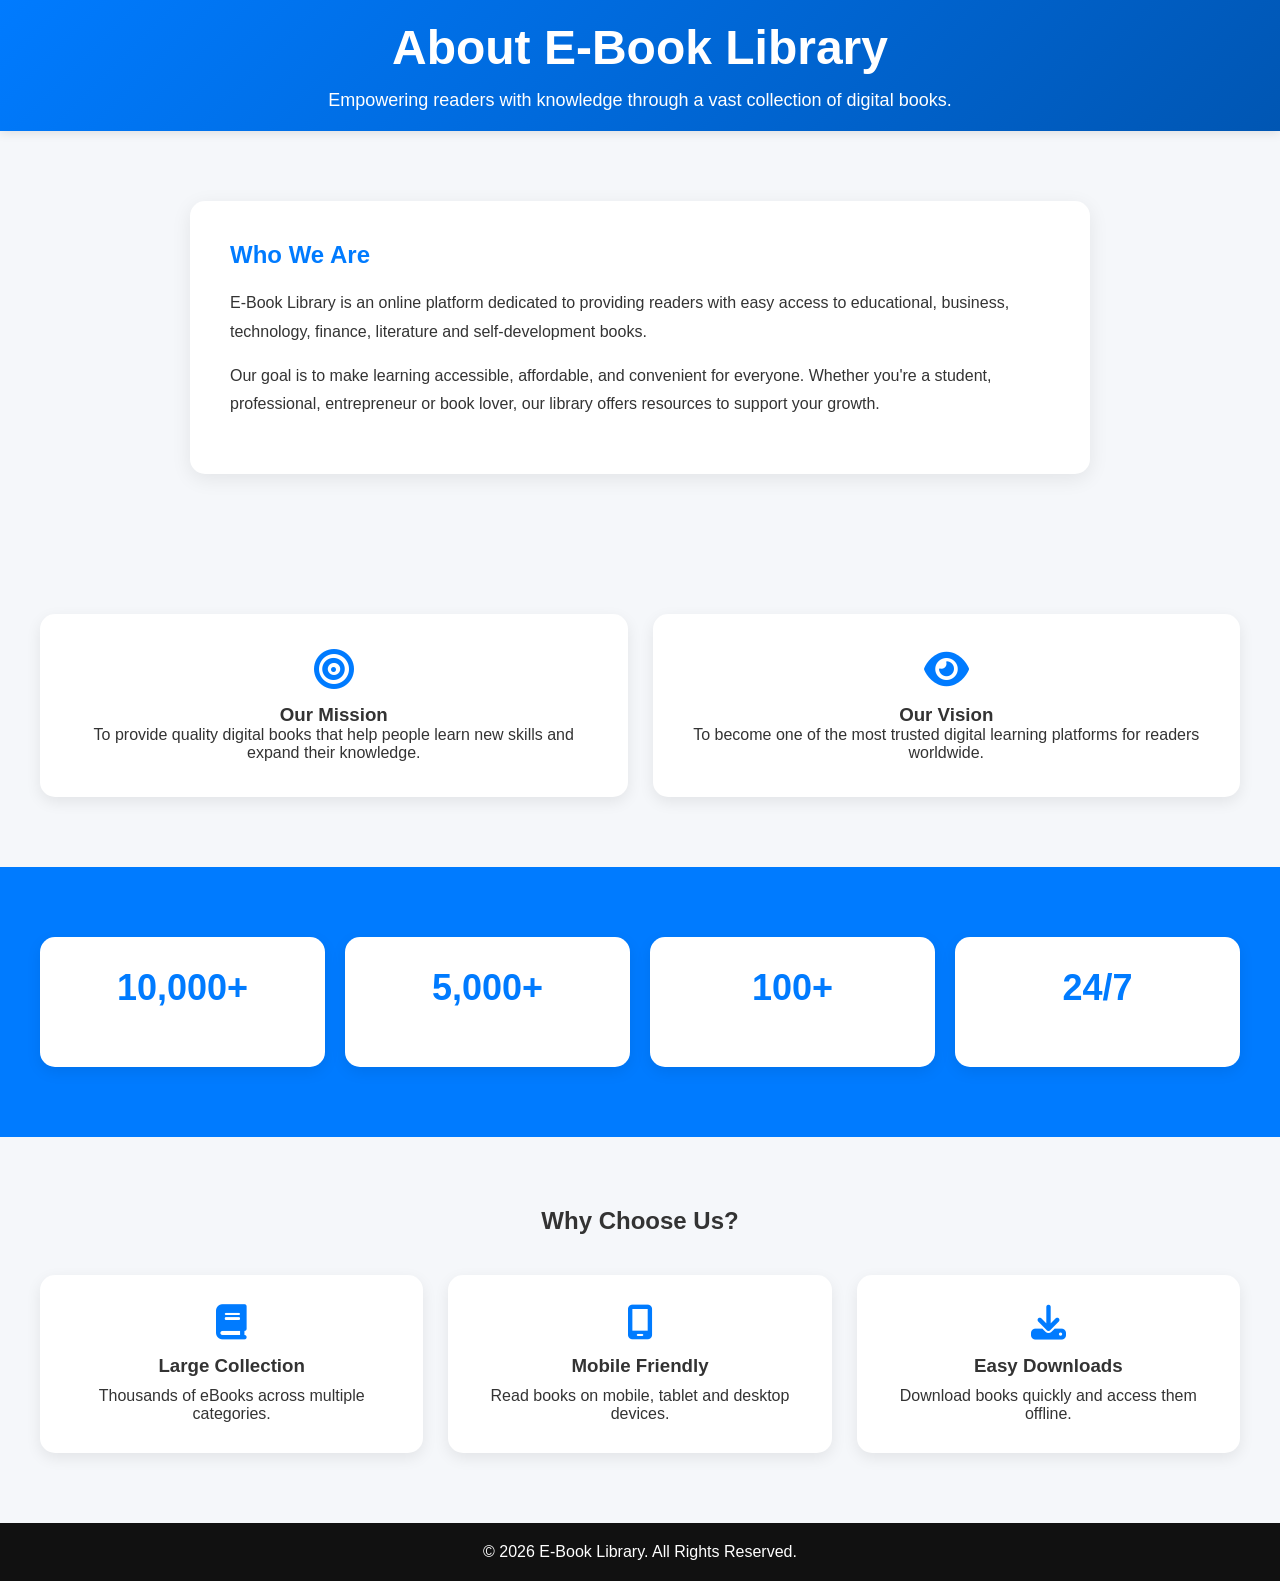
<file: about.html>
<!DOCTYPE html>
<html lang="en">

<head>
    <meta charset="UTF-8">
    <meta name="viewport" content="width=device-width, initial-scale=1.0">
    <title>About Us - E-Book Library</title>

    <link rel="stylesheet" href="style.css">

    <link rel="stylesheet" href="https://cdnjs.cloudflare.com/ajax/libs/font-awesome/6.5.1/css/all.min.css">
</head>

<body>

    <!-- About Header -->
    <header class="about-header">

        <div class="container">

            <h1>About E-Book Library</h1>

            <p>
                Empowering readers with knowledge through a vast
                collection of digital books.
            </p>

        </div>

    </header>

    <!-- About Section -->
    <section class="about-section">

        <div class="container">

            <div class="about-content">

                <h2>Who We Are</h2>

                <p>
                    E-Book Library is an online platform dedicated to
                    providing readers with easy access to educational,
                    business, technology, finance, literature and
                    self-development books.
                </p>

                <p>
                    Our goal is to make learning accessible, affordable,
                    and convenient for everyone. Whether you're a student,
                    professional, entrepreneur or book lover, our library
                    offers resources to support your growth.
                </p>

            </div>

        </div>

    </section>

    <!-- Mission & Vision -->
    <section class="mission-section">

        <div class="container mission-grid">

            <div class="mission-card">
                <i class="fas fa-bullseye"></i>
                <h3>Our Mission</h3>
                <p>
                    To provide quality digital books that help people
                    learn new skills and expand their knowledge.
                </p>
            </div>

            <div class="mission-card">
                <i class="fas fa-eye"></i>
                <h3>Our Vision</h3>
                <p>
                    To become one of the most trusted digital learning
                    platforms for readers worldwide.
                </p>
            </div>

        </div>

    </section>

    <!-- Statistics -->
    <section class="about-stats">

        <div class="container stats-grid">

            <div class="stat-box">
                <h2>10,000+</h2>
                <p>Books Available</p>
            </div>

            <div class="stat-box">
                <h2>5,000+</h2>
                <p>Active Readers</p>
            </div>

            <div class="stat-box">
                <h2>100+</h2>
                <p>Categories</p>
            </div>

            <div class="stat-box">
                <h2>24/7</h2>
                <p>Access Anytime</p>
            </div>

        </div>

    </section>

    <!-- Why Choose Us -->
    <section class="features-section">

        <div class="container">

            <h2>Why Choose Us?</h2>

            <div class="features-grid">

                <div class="feature-card">
                    <i class="fas fa-book"></i>
                    <h3>Large Collection</h3>
                    <p>Thousands of eBooks across multiple categories.</p>
                </div>

                <div class="feature-card">
                    <i class="fas fa-mobile-screen"></i>
                    <h3>Mobile Friendly</h3>
                    <p>Read books on mobile, tablet and desktop devices.</p>
                </div>

                <div class="feature-card">
                    <i class="fas fa-download"></i>
                    <h3>Easy Downloads</h3>
                    <p>Download books quickly and access them offline.</p>
                </div>

            </div>

        </div>

    </section>

    <!-- Footer -->
    <footer>

        <p>
            © 2026 E-Book Library. All Rights Reserved.
        </p>

    </footer>
    <script src="script.js"></script>

</body>

</html>
</file>
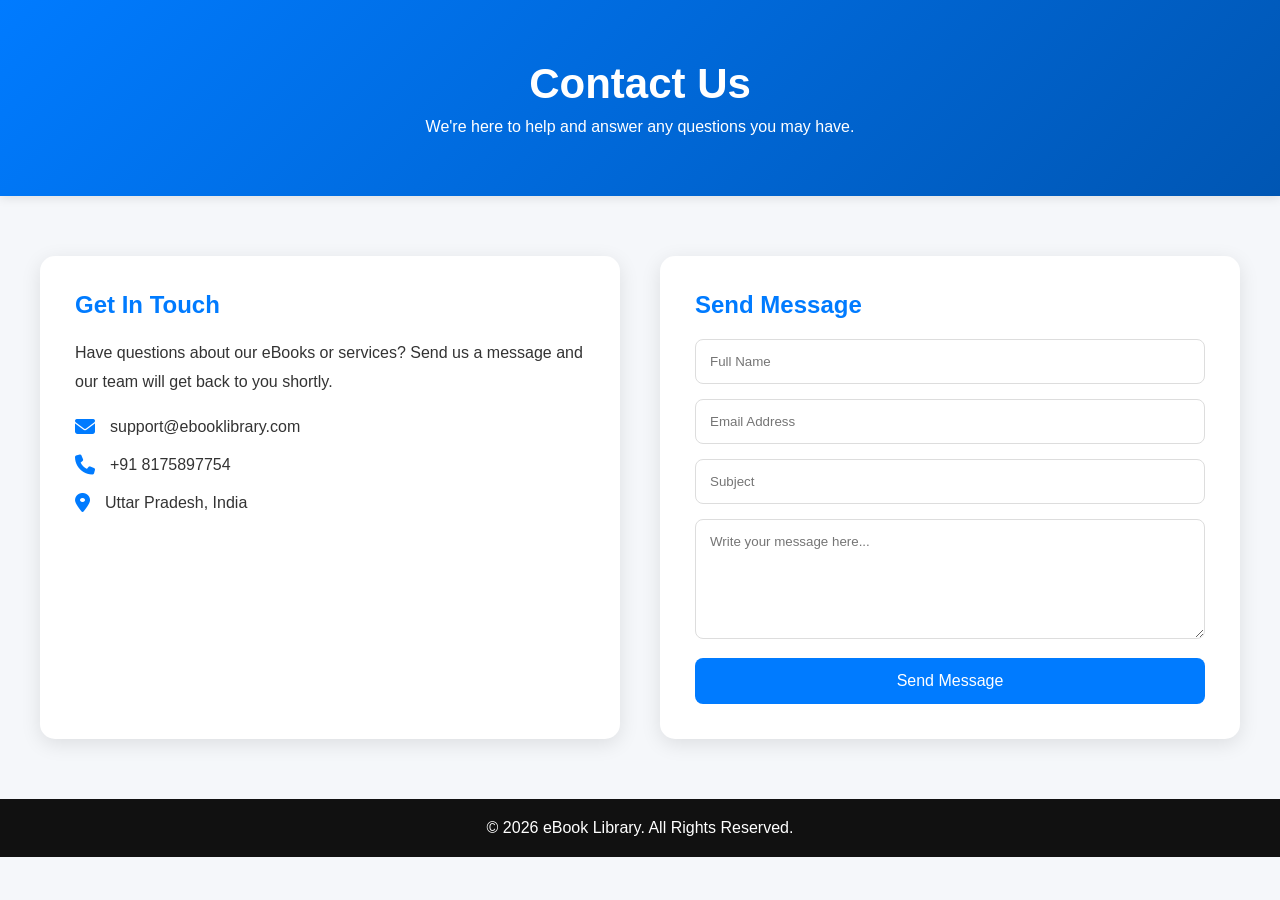
<file: contact.html>
<!DOCTYPE html>
<html lang="en">

<head>
    <meta charset="UTF-8">
    <meta name="viewport" content="width=device-width, initial-scale=1.0">
    <title>Contact Us - eBook Library</title>

    <link rel="stylesheet" href="style.css">

    <!-- Font Awesome Icons -->
    <link rel="stylesheet" href="https://cdnjs.cloudflare.com/ajax/libs/font-awesome/6.5.1/css/all.min.css">
</head>

<body>

    <!-- Header -->
    <header class="contact-header">
        <div class="container">
            <h1>Contact Us</h1>
            <p>We're here to help and answer any questions you may have.</p>
        </div>
    </header>

    <!-- Contact Section -->
    <section class="contact-section">
        <div class="container contact-container">

            <!-- Left Side -->
            <div class="contact-info">

                <h2>Get In Touch</h2>

                <p>
                    Have questions about our eBooks or services?
                    Send us a message and our team will get back to you shortly.
                </p>

                <div class="info-box">
                    <i class="fas fa-envelope"></i>
                    <span>support@ebooklibrary.com</span>
                </div>

                <div class="info-box">
                    <i class="fas fa-phone"></i>
                    <span>+91 8175897754</span>
                </div>

                <div class="info-box">
                    <i class="fas fa-location-dot"></i>
                    <span>Uttar Pradesh, India</span>
                </div>

            </div>

            <!-- Right Side -->
            <div class="contact-form">

                <h2>Send Message</h2>

                <form>

                    <input type="text" placeholder="Full Name" required>

                    <input type="email" placeholder="Email Address" required>

                    <input type="text" placeholder="Subject">

                    <textarea rows="6" placeholder="Write your message here..." required></textarea>

                    <button type="submit">Send Message</button>

                </form>

            </div>

        </div>
    </section>

    <!-- Footer -->
    <footer>
        <p>&copy; 2026 eBook Library. All Rights Reserved.</p>
    </footer>
    <script src="script.js"></script>

</body>

</html>
</file>
<file: style.css>
* {
    margin: 0;
    padding: 0;
    box-sizing: border-box;
    font-family: 'Segoe UI', sans-serif;
}

body {
    background: #f5f7fa;
    color: #333;
}

/* Navbar */

header {
    background: #fff;
    box-shadow: 0 2px 10px rgba(0, 0, 0, 0.1);
    position: sticky;
    top: 0;
    z-index: 1000;
}

.navbar {
    max-width: 1200px;
    margin: auto;
    padding: 18px 20px;
    display: flex;
    justify-content: space-between;
    align-items: center;
}

.logo {
    font-size: 24px;
    font-weight: bold;
    color: #007bff;
}

.nav-links {
    display: flex;
    list-style: none;
}

.nav-links li {
    margin-left: 25px;
}

.nav-links a {
    text-decoration: none;
    color: #333;
    font-weight: 500;
    transition: .3s;
}

.nav-links a:hover,
.nav-links .active {
    color: #007bff;
}

/* Hero */

.hero {
    height: 90vh;
    background: linear-gradient(rgba(0, 0, 0, .5),
            rgba(0, 0, 0, .5)),
        url("../images/library-bg.jpg");
    background-size: cover;
    background-position: center;
    display: flex;
    justify-content: center;
    align-items: center;
    text-align: center;
    color: white;
    padding: 20px;
}

.hero-content h1 {
    font-size: 55px;
    margin-bottom: 20px;
}

.hero-content p {
    font-size: 20px;
    margin-bottom: 30px;
}

/* Button */

.btn {
    display: inline-block;
    background: #007bff;
    color: white;
    text-decoration: none;
    padding: 12px 28px;
    border-radius: 8px;
    transition: .3s;
}

.btn:hover {
    background: #0056b3;
}

/* Stats */

.stats {
    max-width: 1200px;
    margin: 60px auto;
    display: grid;
    grid-template-columns: repeat(auto-fit, minmax(200px, 1fr));
    gap: 20px;
    padding: 0 20px;
}

.stat-box {
    background: #fff;
    text-align: center;
    padding: 30px;
    border-radius: 15px;
    box-shadow: 0 5px 15px rgba(0, 0, 0, .08);
}

.stat-box h2 {
    color: #007bff;
    margin-bottom: 10px;
}

/* Featured */

.featured {
    padding: 70px 20px;
    text-align: center;
}

.featured h2 {
    margin-bottom: 40px;
    font-size: 36px;
}

.books-grid {
    max-width: 1200px;
    margin: auto;
    display: grid;
    grid-template-columns: repeat(auto-fit, minmax(280px, 1fr));
    gap: 25px;
}

.book-card {
    background: white;
    border-radius: 15px;
    overflow: hidden;
    box-shadow: 0 5px 15px rgba(0, 0, 0, .1);
    transition: .3s;
}

.book-card:hover {
    transform: translateY(-8px);
}

.book-card img {
    width: 100%;
    height: 300px;
    object-fit: cover;
}

.book-info {
    padding: 20px;
}

.book-info h3 {
    margin-bottom: 10px;
}

.book-info p {
    margin-bottom: 20px;
    color: #666;
}

/* CTA */

.cta {
    background: #007bff;
    color: white;
    text-align: center;
    padding: 80px 20px;
}

.cta h2 {
    margin-bottom: 15px;
    font-size: 38px;
}

.cta p {
    margin-bottom: 25px;
}

/* Footer */

footer {
    background: #111;
    color: white;
    text-align: center;
    padding: 40px 20px;
}

.social {
    margin: 20px 0;
}

.social a {
    color: white;
    font-size: 22px;
    margin: 0 10px;
}

.copyright {
    margin-top: 15px;
    color: #bbb;
}

/* Responsive */

@media(max-width:768px) {

    .navbar {
        flex-direction: column;
    }

    .nav-links {
        margin-top: 15px;
    }

    .hero-content h1 {
        font-size: 36px;
    }

    .hero-content p {
        font-size: 16px;
    }
}

/* Books Page */

.books-header {
    background: linear-gradient(135deg, #007bff, #0056b3);
    color: white;
    text-align: center;
    padding: 60px 20px;
}

.books-header h1 {
    font-size: 40px;
    margin-bottom: 10px;
}

.search-section {
    padding: 30px 20px;
    background: #fff;
}

.search-section input {
    width: 100%;
    max-width: 600px;
    display: block;
    margin: auto;
    padding: 14px;
    border: 1px solid #ddd;
    border-radius: 50px;
    font-size: 16px;
}

.books-section {
    padding: 50px 20px;
    background: #f5f7fa;
}

.books-grid {
    display: grid;
    grid-template-columns: repeat(auto-fit, minmax(260px, 1fr));
    gap: 25px;
}

.book-card {
    background: #fff;
    border-radius: 15px;
    overflow: hidden;
    box-shadow: 0 5px 15px rgba(0, 0, 0, .1);
    transition: .3s;
}

.book-card:hover {
    transform: translateY(-8px);
}

.book-card img {
    width: 100%;
    height: 300px;
    object-fit: cover;
}

.book-info {
    padding: 20px;
}

.category {
    background: #007bff;
    color: white;
    padding: 5px 12px;
    border-radius: 20px;
    font-size: 12px;
}

.book-info h3 {
    margin: 15px 0 10px;
}

.book-info p {
    color: #666;
    margin-bottom: 15px;
}

.rating {
    margin-bottom: 15px;
}

.btn {
    display: inline-block;
    text-decoration: none;
    background: #007bff;
    color: white;
    padding: 10px 18px;
    border-radius: 8px;
    transition: .3s;
}

.btn:hover {
    background: #0056b3;
}

footer {
    background: #111;
    color: white;
    text-align: center;
    padding: 20px;
}

/* BOOK DETAILS PAGE */

.book-header {
    background: linear-gradient(135deg, #007bff, #0056b3);
    color: white;
    text-align: center;
    padding: 60px 20px;
}

.book-details {
    padding: 60px 20px;
    background: #f5f7fa;
}

.book-container {
    max-width: 1200px;
    margin: auto;
    display: flex;
    gap: 40px;
    flex-wrap: wrap;
    background: white;
    padding: 30px;
    border-radius: 15px;
    box-shadow: 0 5px 20px rgba(0, 0, 0, .1);
}

.book-image {
    flex: 1;
    min-width: 300px;
}

.book-image img {
    width: 100%;
    border-radius: 12px;
}

.book-content {
    flex: 2;
}

.book-category {
    background: #007bff;
    color: white;
    padding: 6px 14px;
    border-radius: 20px;
    font-size: 13px;
}

.book-content h2 {
    margin: 20px 0;
    font-size: 36px;
}

.author {
    color: #666;
    margin-bottom: 15px;
}

.rating {
    color: #f39c12;
    margin-bottom: 20px;
    font-size: 18px;
}

.description {
    line-height: 1.8;
    margin-bottom: 25px;
    color: #555;
}

.book-meta p {
    margin-bottom: 10px;
}

.buttons {
    margin-top: 25px;
}

.btn {
    display: inline-block;
    padding: 12px 22px;
    background: #007bff;
    color: white;
    text-decoration: none;
    border-radius: 8px;
    margin-right: 10px;
    transition: .3s;
}

.btn:hover {
    background: #0056b3;
}

.download-btn {
    background: #28a745;
}

.download-btn:hover {
    background: #218838;
}

/* Related Books */

.related-books {
    padding: 60px 20px;
    text-align: center;
}

.related-books h2 {
    margin-bottom: 40px;
}

.books-grid {
    max-width: 1200px;
    margin: auto;
    display: grid;
    grid-template-columns: repeat(auto-fit, minmax(250px, 1fr));
    gap: 25px;
}

.book-card {
    background: white;
    padding: 15px;
    border-radius: 15px;
    box-shadow: 0 5px 15px rgba(0, 0, 0, .1);
}

.book-card img {
    width: 100%;
    height: 300px;
    object-fit: cover;
    border-radius: 10px;
}

.book-card h3 {
    margin: 15px 0;
}

/* Responsive */

@media(max-width:768px) {

    .book-container {
        flex-direction: column;
    }

    .book-content h2 {
        font-size: 28px;
    }

    .buttons .btn {
        display: block;
        margin-bottom: 10px;
        text-align: center;
    }
}

/* ABOUT PAGE */

.about-header {
    background: linear-gradient(135deg, #007bff, #0056b3);
    color: white;
    text-align: center;
    padding: 20px;
}

.about-header h1 {
    font-size: 48px;
    margin-bottom: 15px;
}

.about-header p {
    max-width: 700px;
    margin: auto;
    font-size: 18px;
}

.about-section {
    padding: 70px 20px;
    background: #f5f7fa;
}

.about-content {
    max-width: 900px;
    margin: auto;
    background: white;
    padding: 40px;
    border-radius: 15px;
    box-shadow: 0 5px 20px rgba(0, 0, 0, .08);
}

.about-content h2 {
    color: #007bff;
    margin-bottom: 20px;
}

.about-content p {
    line-height: 1.8;
    margin-bottom: 15px;
}

/* Mission */

.mission-section {
    padding: 70px 20px;
}

.mission-grid {
    display: grid;
    grid-template-columns: repeat(auto-fit, minmax(300px, 1fr));
    gap: 25px;
}

.mission-card {
    background: white;
    text-align: center;
    padding: 35px;
    border-radius: 15px;
    box-shadow: 0 5px 15px rgba(0, 0, 0, .08);
}

.mission-card i {
    font-size: 40px;
    color: #007bff;
    margin-bottom: 15px;
}

/* Stats */

.about-stats {
    background: #007bff;
    color: white;
    padding: 70px 20px;
}

.stats-grid {
    display: grid;
    grid-template-columns: repeat(auto-fit, minmax(200px, 1fr));
    gap: 20px;
    text-align: center;
}

.stat-box h2 {
    font-size: 36px;
    margin-bottom: 10px;
}

/* Features */

.features-section {
    padding: 70px 20px;
    text-align: center;
}

.features-section h2 {
    margin-bottom: 40px;
}

.features-grid {
    display: grid;
    grid-template-columns: repeat(auto-fit, minmax(250px, 1fr));
    gap: 25px;
}

.feature-card {
    background: white;
    padding: 30px;
    border-radius: 15px;
    box-shadow: 0 5px 15px rgba(0, 0, 0, .08);
}

.feature-card i {
    font-size: 35px;
    color: #007bff;
    margin-bottom: 15px;
}

.feature-card h3 {
    margin-bottom: 10px;
}

/* Footer */

footer {
    background: #111;
    color: white;
    text-align: center;
    padding: 25px;
}

/* Responsive */

@media(max-width:768px) {

    .about-header h1 {
        font-size: 34px;
    }

    .about-content {
        padding: 25px;
    }
}

/* Contact Page */

.contact-header {
    background: linear-gradient(135deg, #007bff, #0056b3);
    color: white;
    text-align: center;
    padding: 60px 20px;
}

.contact-header h1 {
    font-size: 42px;
    margin-bottom: 10px;
}

.contact-section {
    padding: 60px 20px;
    background: #f5f7fa;
}

.container {
    max-width: 1200px;
    margin: auto;
}

.contact-container {
    display: flex;
    gap: 40px;
    flex-wrap: wrap;
}

.contact-info,
.contact-form {
    flex: 1;
    min-width: 320px;
    background: white;
    padding: 35px;
    border-radius: 15px;
    box-shadow: 0 5px 20px rgba(0, 0, 0, 0.1);
}

.contact-info h2,
.contact-form h2 {
    margin-bottom: 20px;
    color: #007bff;
}

.contact-info p {
    margin-bottom: 20px;
    line-height: 1.8;
}

.info-box {
    display: flex;
    align-items: center;
    margin-bottom: 18px;
}

.info-box i {
    color: #007bff;
    font-size: 20px;
    margin-right: 15px;
}

.contact-form input,
.contact-form textarea {
    width: 100%;
    padding: 14px;
    margin-bottom: 15px;
    border: 1px solid #ddd;
    border-radius: 8px;
    outline: none;
}

.contact-form input:focus,
.contact-form textarea:focus {
    border-color: #007bff;
}

.contact-form button {
    width: 100%;
    padding: 14px;
    background: #007bff;
    color: white;
    border: none;
    border-radius: 8px;
    cursor: pointer;
    font-size: 16px;
    transition: 0.3s;
}

.contact-form button:hover {
    background: #0056b3;
}

footer {
    background: #111;
    color: white;
    text-align: center;
    padding: 20px;
}

/* Responsive */

@media(max-width:768px) {
    .contact-container {
        flex-direction: column;
    }

    .contact-header h1 {
        font-size: 32px;
    }
}

/* Mobile Menu */

.menu-btn {
    display: none;
    font-size: 24px;
    cursor: pointer;
}

@media(max-width:768px) {

    .menu-btn {
        display: block;
    }

    .nav-links {
        display: none;
        flex-direction: column;
        width: 100%;
        text-align: center;
        margin-top: 15px;
    }

    .nav-links.active {
        display: flex;
    }

    .nav-links li {
        margin: 10px 0;
    }
}

/* Scroll Animation */

.book-card,
.feature-card,
.mission-card,
.stat-box {
    opacity: 0;
    transform: translateY(30px);
    transition: all .6s ease;
}

.show {
    opacity: 1;
    transform: translateY(0);
}
</file>
